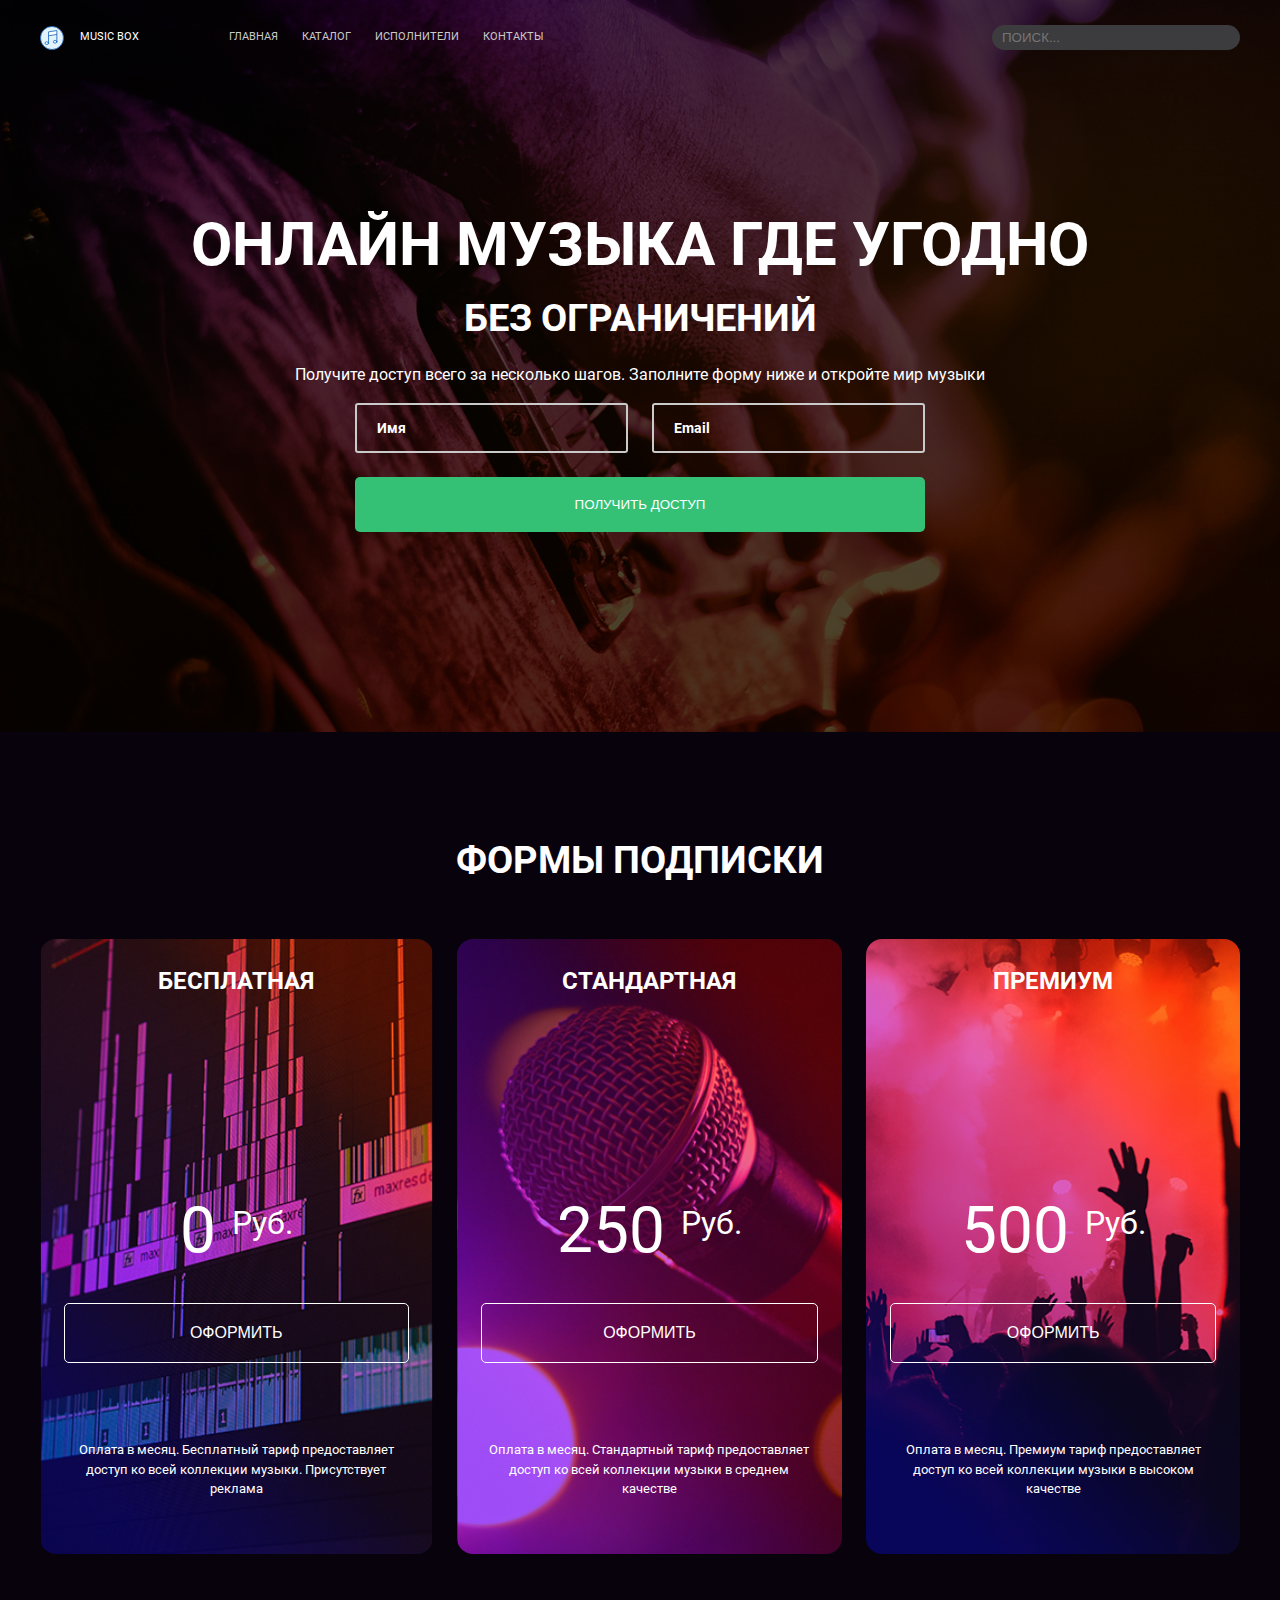
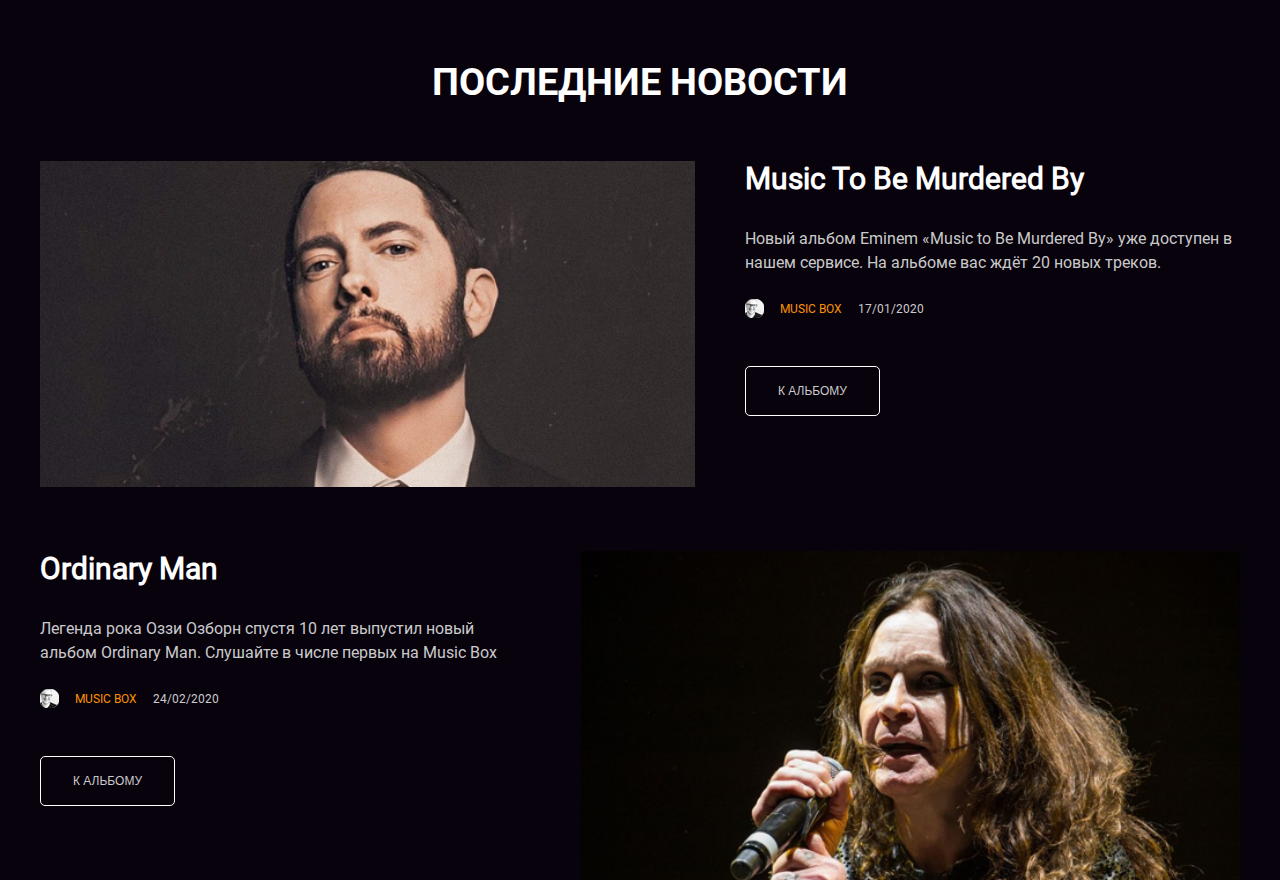
<file: src/index.html>
<!DOCTYPE html>
<html lang="en">
<head>
  <meta charset="UTF-8">
  <meta http-equiv="X-UA-Compatible" content="IE=edge">
  <meta name="viewport" content="width=device-width, initial-scale=1.0">
  <title>Music Box Main 1@zithen.com</title>

  <link rel="stylesheet" href="./css/style.css">
</head>
<body>
  <header class="header text-white uppercase">
    <div class="display-flex align-items-center mobile-styles">
      <div class="logo">
        <img class="height-24 width-24" src="./images/logo.svg" alt="Logo">
        <p>Music box</p>
      </div>

      <ul class="nav">
        <a href="#page-description"><li>Главная</li></a>
        <a href="#page-pricing"><li>Каталог</li></a>
        <a href=""><li>Исполнители</li></a>
        <a href=""><li>Контакты</li></a>
      </ul>
    </div>

    <form action="" class="search-form">
      <section class="search-form-input">
        <label for="search" class="sr-only">Поиск</label>
        <input id="search" class="search-text-box" type="text" placeholder="Поиск...">
      </section>
    </form>
  </header>

  <main>
    <section id="page-description" class="first-section text-white bg-img">
      <h1>Онлайн музыка где угодно</h1>
      <h2>Без ограничений</h2>
      <p class="font-size-16">Получите доступ всего за несколько шагов. Заполните форму ниже и откройте мир музыки</p>

      <form action="" class="reg-form">
        <div class="login-form">
          <section>
            <label for="login" class="sr-only">Имя</label>
            <input id="login" type="text" placeholder="Имя">
          </section>

          <section>
            <label for="email" class="sr-only">Email</label>
            <input id="email" type="text" placeholder="Email">
          </section>
        </div>

        <button class="btn btn-green uppercase text-white" type="submit">Получить доступ</button>
      </form>
    </section>

    <section id="page-pricing" class="subscr-section">
      <h2 class="padding-bottom-50 text-white">Формы подписки</h2>

      <div class="cards">
        <div class="pricing-item bg-subs-1">
          <h3>Бесплатная</h3>
          <div class="subs-price">
            <p class="font-size-64 margin-0">0</p>
            <p class="font-size-32 margin-0">Руб.</p>
          </div>
            <button class="btn btn-subs">Оформить</button>
          <p class="subs-footer">Оплата в месяц. Бесплатный тариф предоставляет доступ ко всей коллекции музыки. Присутствует реклама</p>
        </div>

        <div class="pricing-item bg-subs-2">
          <h3>Стандартная</h3>
          <div class="subs-price">
            <p class="font-size-64 margin-0">250</p>
            <p class="font-size-32 margin-0">Руб.</p>
          </div>
          <button class="btn btn-subs">Оформить</button>
          <p class="subs-footer">Оплата в месяц. Стандартный тариф предоставляет доступ ко всей коллекции музыки в среднем качестве</p>
        </div>

        <div class="pricing-item bg-subs-3">
          <h3>Премиум</h3>
          <div class="subs-price">
            <p class="font-size-64 margin-0">500</p>
            <p class="font-size-32 margin-0">Руб.</p>
          </div>
          <button class="btn btn-subs">Оформить</button>
          <p class="subs-footer">Оплата в месяц. Премиум тариф предоставляет доступ ко всей коллекции музыки в высоком качестве</p>
        </div>
      </div>
    </section>

    <section id="page-news" class="news-section">
      <h2 class="padding-bottom-50 text-white">Последние новости</h2>
      
      <div class="news-all">
        <div class="news-item">
          <img src="./images/Music to Be Murdered By.png" alt="Music to be murdered by">
          <div class="news-notimage">
            <div class="news-body">
              <h3>Music to Be Murdered By</h3>
              <p>Новый альбом Eminem «Music to Be Murdered By» уже доступен в нашем сервисе. На альбоме вас ждёт 20 новых треков.</p>
            </div>
            <div class="news-footer">
              <div class="news-author">
                <img src="./images/avatar.png" alt="News author avatar 1">
                <p class="news-logo">Music box</p>
                <p>17/01/2020</p>
              </div>
              <button class="btn btn-news"><a href="#">К альбому</a></button>
            </div>
          </div>
        </div>

        <div class="news-item">
          <div class="news-notimage">
            <div class="news-body">
              <h3>Ordinary man</h3>
              <p>Легенда рока Оззи Озборн спустя 10 лет выпустил новый альбом Ordinary Man. Слушайте в числе первых на Music Box</p>
            </div>
            <div class="news-footer">
              <div class="news-author">
                <img src="./images/avatar.png" alt="News author avatar 1">
                <p class="news-logo">Music box</p>
                <p>24/02/2020</p>
              </div>
              <button class="btn btn-news"><a href="#">К альбому</a></button>
            </div>
          </div>
          <img src="./images/Ordinary Man.png" alt="Ordinary man">
        </div>
      </div>
    </section>
  </main>
</body>
</html>
</file>
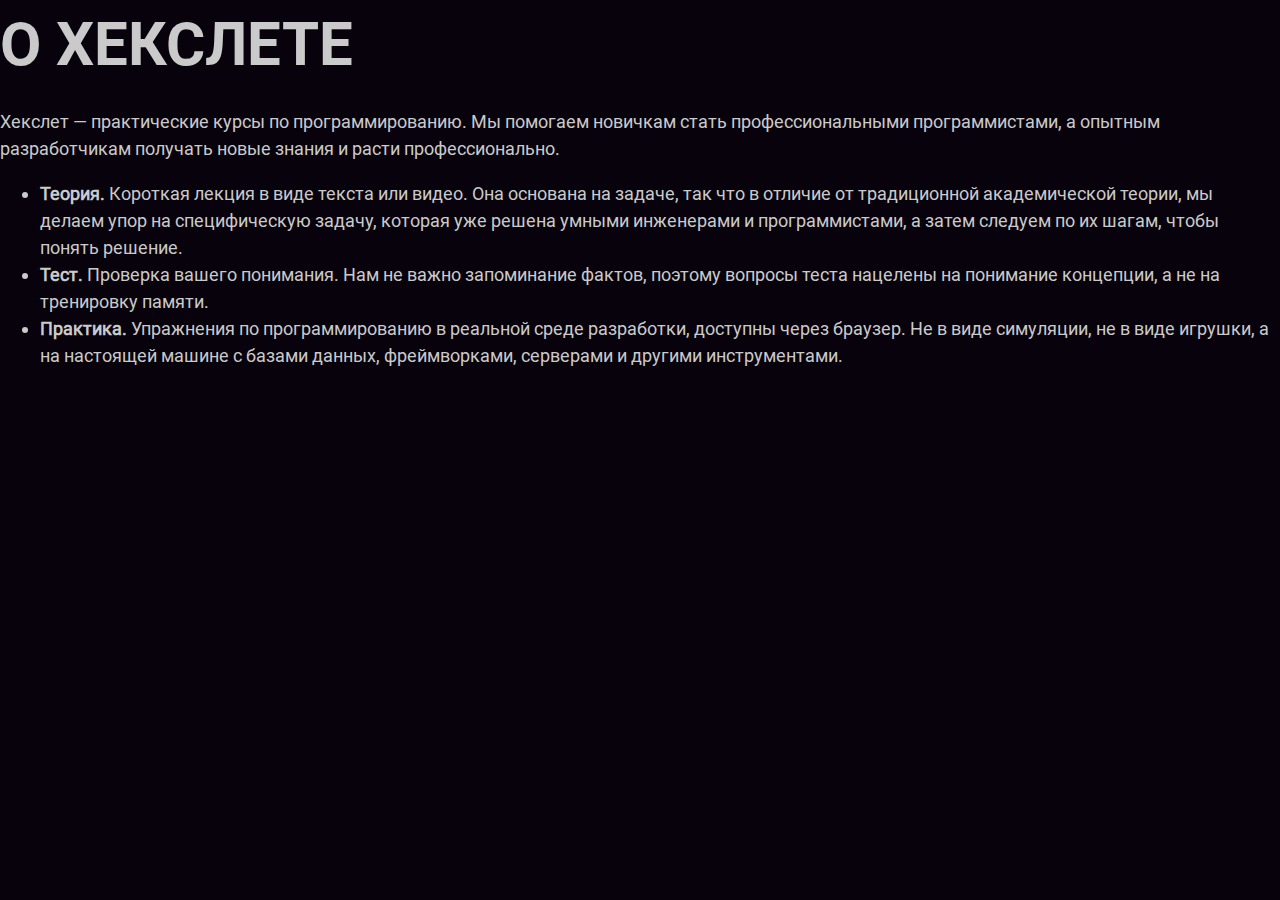
<file: src/artist.html>
<!DOCTYPE html>
<html lang="en">
  <head>
    <meta charset="UTF-8">
    <meta http-equiv="X-UA-Compatible" content="IE=edge">
    <meta name="viewport" content="width=device-width, initial-scale=1.0">
    <title>Artist</title>
    <link rel="stylesheet" href="./css/style.css">
  </head>
  <body> 
    <section class="container">
      <div class="col-2"> 
        <div class="content"> 
          <h1>О Хекслете</h1>
          <p>Хекслет — практические курсы по программированию. Мы помогаем новичкам стать профессиональными программистами, а опытным разработчикам получать новые знания и расти профессионально.</p>
        </div>
        <div class="side">
          <ul> 
            <li><strong>Теория.</strong> Короткая лекция в виде текста или видео. Она основана на задаче, так что в отличие от традиционной академической теории, мы делаем упор на специфическую задачу, которая уже решена умными инженерами и программистами, а затем следуем по их шагам, чтобы понять решение.</li>
            <li><strong>Тест.</strong> Проверка вашего понимания. Нам не важно запоминание фактов, поэтому вопросы теста нацелены на понимание концепции, а не на тренировку памяти.</li>
            <li><strong>Практика.</strong> Упражнения по программированию в реальной среде разработки, доступны через браузер. Не в виде симуляции, не в виде игрушки, а на настоящей машине с базами данных, фреймворками, серверами и другими инструментами.</li>
          </ul>
        </div>
      </div>
    </section>
  </body>
</html>
</file>
<file: src/css/style.css>
@font-face {
  font-family: roboto-regular;
  font-style: normal;
  font-weight: 400;
  src: url(../fonts/Roboto-Regular.ttf);
}
@font-face {
  font-family: roboto-medium;
  font-style: normal;
  font-weight: 500;
  src: url(../fonts/Roboto-Medium.ttf);
}
@font-face {
  font-family: roboto-bold;
  font-style: normal;
  font-weight: 700;
  src: url(../fonts/Roboto-Bold.ttf);
}
* {
  box-sizing: border-box;
}

a {
  text-decoration: none;
  color: #cacaca;
}

body {
  box-sizing: border-box;
  color: #cacaca;
  font-family: roboto-regular, sans-serif;
  font-size: 18px;
  line-height: 1.5;
  background-color: #08020d;
  margin: 0;
}

h1 {
  font-size: 60px;
  font-family: roboto-bold;
  line-height: 90px;
  text-transform: uppercase;
  margin: 0;
}

h2 {
  font-size: 38px;
  font-family: roboto-bold;
  line-height: 57px;
  text-transform: uppercase;
  margin: 0;
}

h3 {
  font-size: 24px;
  font-family: roboto-bold;
  line-height: 36px;
  text-transform: uppercase;
  margin: 0;
  color: #fff;
}

.btn {
  width: 100%;
  min-height: 50px;
  border: none;
  border-radius: 5px;
  padding: 20px 30px;
  cursor: pointer;
  background: transparent;
}

.btn-green {
  background-color: #34c176;
}

.btn-subs {
  border: 1px solid #fff;
  color: #fff;
  font-size: 16px;
  text-transform: uppercase;
  margin-top: 40px;
  margin-bottom: 64px;
}

.btn-news {
  width: 135px;
  border: 1px solid #fff;
  font-size: 12px;
  text-transform: uppercase;
  padding: 16px 30px;
}

.cards {
  display: flex;
  justify-content: space-between;
  gap: 24px;
  margin: 0 auto;
}

.pricing-item {
  height: 615px;
  border-radius: 1rem;
  padding-left: 1.5rem;
  padding-right: 1.5rem;
}

.pricing-item > h3 {
  margin-top: 24px;
  margin-bottom: 200px;
}

.bg-subs-1 {
  background: url(../images/subscribe_1.png);
  background-position: center;
  background-size: cover;
}

.bg-subs-2 {
  background: url(../images/subscribe_2.png);
  background-position: center;
  background-size: cover;
}

.bg-subs-3 {
  background: url(../images/subscribe_3.png);
  background-position: center;
  background-size: cover;
}

.first-section {
  display: flex;
  flex-direction: column;
  align-items: center;
  padding-top: 200px;
  padding-bottom: 200px;
  width: 100%;
}

.first-section > * {
  text-align: center;
  width: 1200px;
}

.header {
  position: absolute;
  top: 25px;
  left: 50%;
  transform: translate(-50%, 0);
  display: flex;
  justify-content: space-between;
  align-items: center;
  font-size: 11px;
  width: 1200px;
}

.logo {
  display: flex;
  align-items: center;
  gap: 16px;
}

.logo > p {
  margin: 0;
  vertical-align: middle;
}

.nav {
  display: flex;
  gap: 24px;
  list-style: none;
  margin: 0 0 0 90px;
  padding: 0;
}

.nav > a {
  color: #cacaca;
  text-decoration: none;
}

.nav > a:hover {
  color: #fff;
}

.news-all {
  display: flex;
  flex-direction: column;
  gap: 64px;
}

.news-item > img {
  width: 100%;
}

.news-author {
  display: flex;
  align-items: center;
  gap: 16px;
  margin-top: 24px;
  margin-bottom: 48px;
}

.news-author > img {
  width: 19px;
  height: 19px;
}

.news-author > * {
  margin: 0;
  font-size: 12px;
}

.news-logo {
  text-transform: uppercase;
  color: #f89202;
}

.news-body > p {
  font-size: 16px;
}

.news-section {
  display: flex;
  flex-direction: column;
  align-items: center;
  padding-top: 100px;
  width: 100%;
}

.news-body > h3 {
  font-family: roboto-regular;
  font-size: 30px;
  text-transform: capitalize;
  margin-bottom: 30px;
}

.news-item {
  display: flex;
  justify-content: center;
  gap: 50px;
  width: 1200px;
}

.login-form {
  display: flex;
  justify-content: center;
  gap: 24px;
}

.login-form > section {
  width: 100%;
}

.login-form > section > input {
  min-width: 270px;
  width: 100%;
  min-height: 50px;
  padding-left: 20px;
  border: 2px solid #cacaca;
  border-radius: 3px;
  background: transparent;
}

.login-form > section > input::placeholder {
  color: #fff;
  font-family: roboto-bold;
  font-size: 14px;
}

.reg-form {
  display: flex;
  flex-direction: column;
  gap: 24px;
  max-width: 570px;
}

.search-form {
  width: 248px;
  height: 25px;
}

.search-form-input * {
  display: block;
  width: 100%;
  height: 100%;
}

.search-text-box {
  background: #3c3b3d;
  border: 0;
  border-radius: 50px;
  padding: 5px 0 5px 10px;
  text-transform: uppercase;
}

.subscr-section {
  display: flex;
  flex-direction: column;
  align-items: center;
  padding-top: 100px;
  width: 100%;
}

.subscr-section > * {
  text-align: center;
  width: 1200px;
}

.subs-footer {
  font-size: 13px;
  line-height: 1.5;
  color: #fff;
  margin-bottom: 64px;
}

.subs-price {
  display: flex;
  justify-content: center;
  gap: 16px;
  color: #fff;
}

.sr-only {
  position: absolute;
  width: 1px;
  height: 1px;
  padding: 0;
  overflow: hidden;
  white-space: nowrap;
  border: 0;
}

.align-items-center {
  align-items: center;
}

.bg-img {
  background-image: url("../images/banner.png");
  background-position: center;
  background-size: cover;
}

.display-flex {
  display: flex;
}

.flex-center {
  justify-content: center;
}

.font-size-16 {
  font-size: 16px;
}

.font-size-32 {
  font-size: 32px;
  line-height: 1.5;
}

.font-size-64 {
  font-size: 64px;
  line-height: 1;
}

.height-24 {
  height: 24px;
}

.margin-0 {
  margin: 0;
}

.padding-bottom-50 {
  padding-bottom: 50px;
}

.padding-top-bottom-100-50 {
  padding-top: 100px;
  padding-bottom: 50px;
}

.text-center {
  text-align: center;
}

.text-white {
  color: #fff;
}

.uppercase {
  text-transform: uppercase;
}

.width-24 {
  width: 24px;
}

.width-1200 {
  width: 1200px;
}

@media (max-width: 1240px) {
  h1 {
    font-size: 30px;
    line-height: 45px;
  }
  h2 {
    font-size: 18px;
    line-height: 27px;
  }
  .cards {
    flex-direction: column;
    gap: 16px;
  }
  .first-section {
    padding: 250px 20px 200px;
  }
  .first-section > * {
    width: 100%;
  }
  .header {
    left: 0;
    transform: none;
    flex-direction: column;
    align-items: flex-start;
    width: 100%;
    padding: 0 20px;
  }
  .login-form {
    flex-direction: column;
  }
  .mobile-styles {
    flex-direction: column;
    align-items: flex-start;
  }
  .nav {
    flex-direction: column;
    gap: 3px;
    margin: 17px 0 18px 0;
    font-family: roboto-bold;
  }
  .news-section {
    padding-left: 20px;
    padding-right: 20px;
  }
  .news-body > h3 {
    font-size: 16px;
  }
  .news-item {
    width: 100%;
    flex-direction: column;
  }
  .search-form {
    width: 100%;
  }
  .subscr-section {
    padding-left: 20px;
    padding-right: 20px;
  }
  .subscr-section > * {
    width: 100%;
  }
}

/*# sourceMappingURL=style.css.map */
</file>
